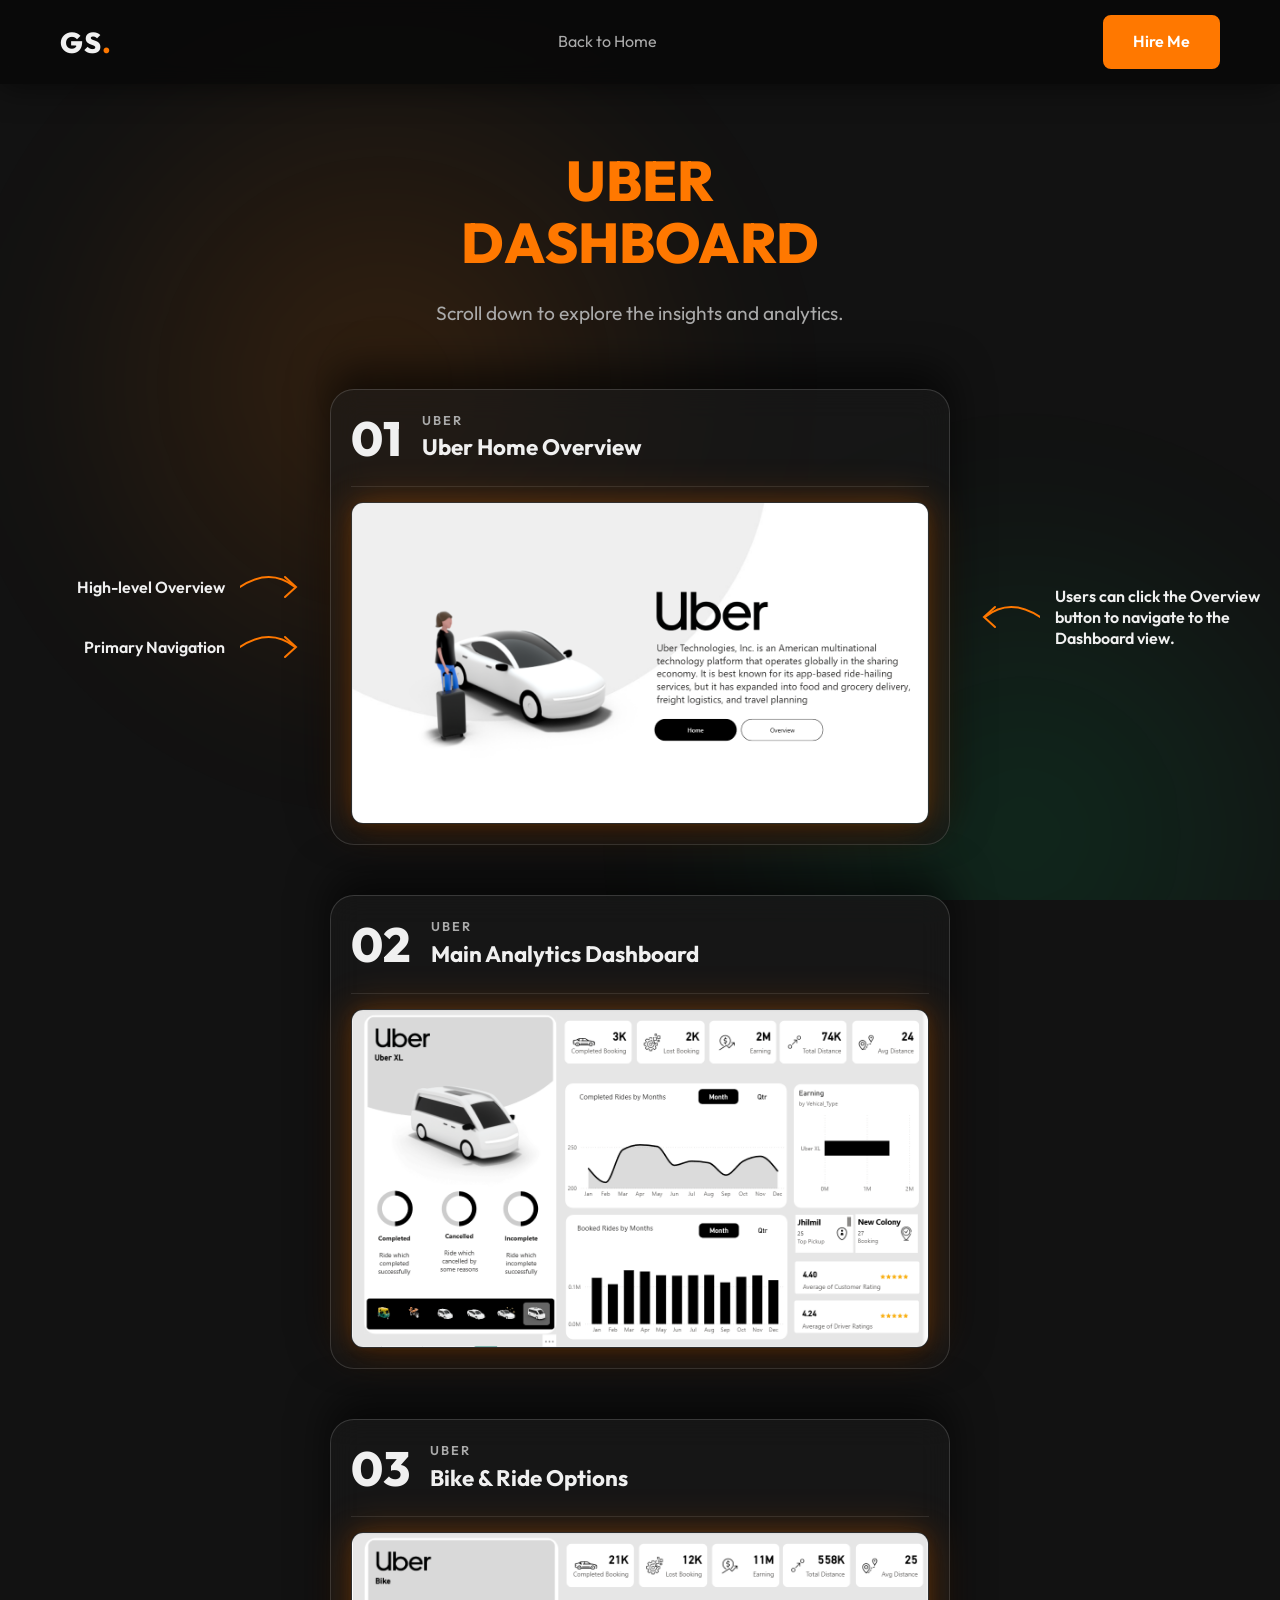
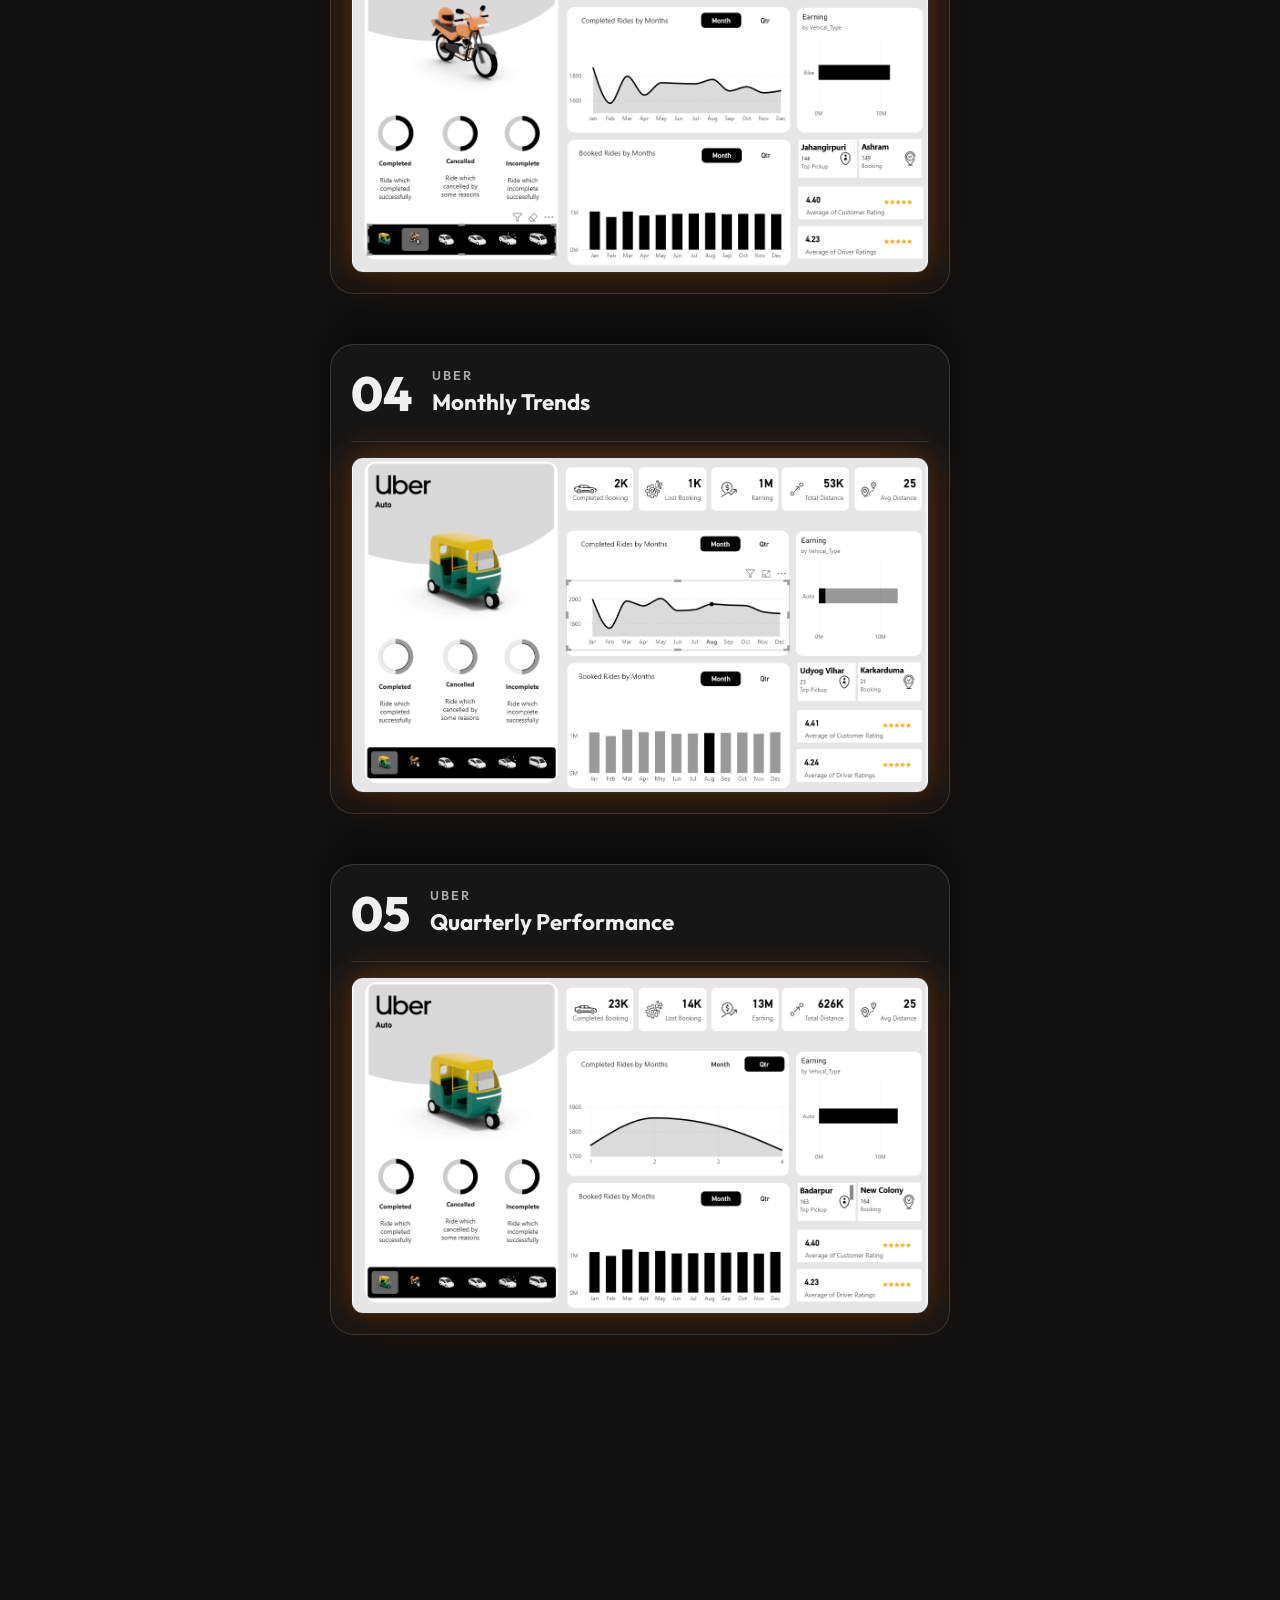
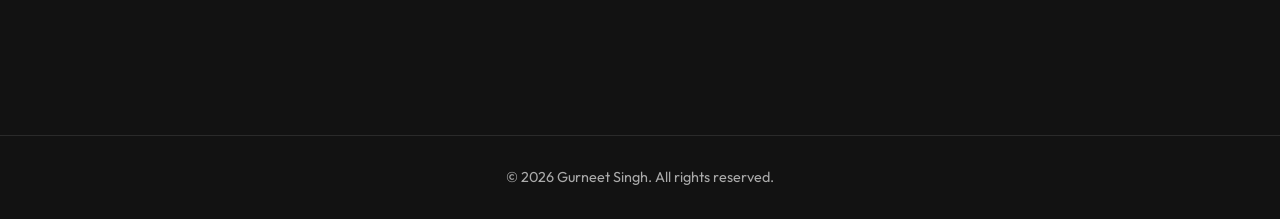
<file: dashboard.html>
<!DOCTYPE html>
<html lang="en">

<head>
    <meta charset="UTF-8">
    <meta name="viewport" content="width=device-width, initial-scale=1.0">
    <title>Uber Dashboard | Gurneet Singh</title>
    <!-- Google Fonts -->
    <link href="https://fonts.googleapis.com/css2?family=Outfit:wght@300;400;600;800&display=swap" rel="stylesheet">
    <!-- Font Awesome -->
    <link rel="stylesheet" href="https://cdnjs.cloudflare.com/ajax/libs/font-awesome/6.4.0/css/all.min.css">
    <!-- AOS CSS -->
    <link href="https://unpkg.com/aos@2.3.1/dist/aos.css" rel="stylesheet">
    <!-- Custom CSS -->
    <link rel="stylesheet" href="style.css">
    <link rel="stylesheet" href="dashboard.css">
</head>

<body>
    <!-- Background Animation -->
    <div class="bg-animation">
        <div class="glow-orb"></div>
        <div class="glow-orb" style="left: 50%; top: 50%;"></div>
    </div>

    <!-- Navigation -->
    <nav id="navbar" class="scrolled">
        <div class="nav-container">
            <div class="logo">GS<span>.</span></div>
            <ul class="nav-links">
                <li><a href="index.html">Back to Home</a></li>
            </ul>
            <a href="index.html#contact" class="btn btn-primary">Hire Me</a>
        </div>
    </nav>

    <!-- Dashboard Content -->
    <section class="dashboard-hero">
        <div class="section-container" style="text-align: center; padding-top: 150px;">
            <h1 class="main-heading" style="font-size: 3.5rem;">Uber <br>Dashboard</h1>
            <p class="intro-text">Scroll down to explore the insights and analytics.</p>
        </div>
    </section>

    <div class="stacking-container">
        <!-- SVG Definitions for Arrows to keep code clean -->
        <svg style="display:none;">
            <defs>
                <g id="arrow-right">
                    <path d="M 0,20 Q 30,0 55,20" fill="none" stroke="#FF7800" stroke-width="2"
                        stroke-linecap="round" />
                    <path d="M 45,10 L 56,20 L 45,30" fill="none" stroke="#FF7800" stroke-width="2"
                        stroke-linecap="round" />
                </g>
                <g id="arrow-left">
                    <path d="M 60,20 Q 30,0 5,20" fill="none" stroke="#FF7800" stroke-width="2"
                        stroke-linecap="round" />
                    <path d="M 15,10 L 4,20 L 15,30" fill="none" stroke="#FF7800" stroke-width="2"
                        stroke-linecap="round" />
                </g>
            </defs>
        </svg>

        <!-- Card 1 -->
        <div class="stacking-card" id="card1">
            <div class="card-layout">
                <div class="desc-side desc-left">
                    <div class="desc-point" data-aos="fade-right" data-aos-mirror="true">
                        <p>High-level Overview</p>
                        <svg>
                            <use href="#arrow-right" />
                        </svg>
                    </div>
                    <div class="desc-point" data-aos="fade-right" data-aos-delay="100" data-aos-mirror="true">
                        <p>Primary Navigation</p>
                        <svg>
                            <use href="#arrow-right" />
                        </svg>
                    </div>
                </div>
                <div class="card-main">
                    <div class="card-header">
                        <h2>01</h2>
                        <div class="card-title-group">
                            <span class="client-label">UBER</span>
                            <h3>Uber Home Overview</h3>
                        </div>
                    </div>
                    <div class="img-wrapper">
                        <img src="ScreenShots/Uber Home.png" alt="Uber Home Overview">
                    </div>
                </div>
                <div class="desc-side desc-right">
                    <div class="desc-point" data-aos="fade-left" data-aos-mirror="true">
                        <svg>
                            <use href="#arrow-left" />
                        </svg>
                        <p>Users can click the Overview button to navigate to the Dashboard view.</p>
                    </div>
                </div>
            </div>
        </div>

        <!-- Card 2 -->
        <div class="stacking-card" id="card2">
            <div class="card-layout">
                <div class="desc-side desc-left">
                    <div class="desc-point" data-aos="fade-right" data-aos-mirror="true">
                        <p>Critical Metrics</p>
                        <svg>
                            <use href="#arrow-right" />
                        </svg>
                    </div>
                    <div class="desc-point" data-aos="fade-right" data-aos-delay="100" data-aos-mirror="true">
                        <p>Daily Ride Volume</p>
                        <svg>
                            <use href="#arrow-right" />
                        </svg>
                    </div>
                </div>
                <div class="card-main">
                    <div class="card-header">
                        <h2>02</h2>
                        <div class="card-title-group">
                            <span class="client-label">UBER</span>
                            <h3>Main Analytics Dashboard</h3>
                        </div>
                    </div>
                    <div class="img-wrapper">
                        <img src="ScreenShots/Dashboard.png" alt="Main Analytics Dashboard">
                    </div>
                </div>
                <div class="desc-side desc-right">
                    <div class="desc-point" data-aos="fade-left" data-aos-mirror="true">
                        <svg>
                            <use href="#arrow-left" />
                        </svg>
                        <p>Revenue Trends Over Time</p>
                    </div>
                </div>
            </div>
        </div>

        <!-- Card 3 -->
        <div class="stacking-card" id="card3">
            <div class="card-layout">
                <div class="desc-side desc-left">
                    <div class="desc-point" data-aos="fade-right" data-aos-mirror="true">
                        <p>Ride Categories</p>
                        <svg>
                            <use href="#arrow-right" />
                        </svg>
                    </div>
                </div>
                <div class="card-main">
                    <div class="card-header">
                        <h2>03</h2>
                        <div class="card-title-group">
                            <span class="client-label">UBER</span>
                            <h3>Bike & Ride Options</h3>
                        </div>
                    </div>
                    <div class="img-wrapper">
                        <img src="ScreenShots/Bike.png" alt="Bike & Ride Options">
                    </div>
                </div>
                <div class="desc-side desc-right">
                    <div class="desc-point" data-aos="fade-left" data-aos-mirror="true">
                        <svg>
                            <use href="#arrow-left" />
                        </svg>
                        <p>Bike Usage & Preferences</p>
                    </div>
                    <div class="desc-point" data-aos="fade-left" data-aos-delay="100" data-aos-mirror="true">
                        <svg>
                            <use href="#arrow-left" />
                        </svg>
                        <p>Trip Distribution</p>
                    </div>
                </div>
            </div>
        </div>

        <!-- Card 4 -->
        <div class="stacking-card" id="card4">
            <div class="card-layout">
                <div class="desc-side desc-left">
                    <div class="desc-point" data-aos="fade-right" data-aos-mirror="true">
                        <p>Month-over-Month Data</p>
                        <svg>
                            <use href="#arrow-right" />
                        </svg>
                    </div>
                    <div class="desc-point" data-aos="fade-right" data-aos-delay="100" data-aos-mirror="true">
                        <p>Seasonal Changes</p>
                        <svg>
                            <use href="#arrow-right" />
                        </svg>
                    </div>
                </div>
                <div class="card-main">
                    <div class="card-header">
                        <h2>04</h2>
                        <div class="card-title-group">
                            <span class="client-label">UBER</span>
                            <h3>Monthly Trends</h3>
                        </div>
                    </div>
                    <div class="img-wrapper">
                        <img src="ScreenShots/Monthly.png" alt="Monthly Trends">
                    </div>
                </div>
                <div class="desc-side desc-right">
                    <div class="desc-point" data-aos="fade-left" data-aos-mirror="true">
                        <svg>
                            <use href="#arrow-left" />
                        </svg>
                        <p>Growth Patterns & Performance</p>
                    </div>
                </div>
            </div>
        </div>

        <!-- Card 5 -->
        <div class="stacking-card" id="card5">
            <div class="card-layout">
                <div class="desc-side desc-left">
                    <div class="desc-point" data-aos="fade-right" data-aos-mirror="true">
                        <p>Quarterly Breakdown</p>
                        <svg>
                            <use href="#arrow-right" />
                        </svg>
                    </div>
                </div>
                <div class="card-main">
                    <div class="card-header">
                        <h2>05</h2>
                        <div class="card-title-group">
                            <span class="client-label">UBER</span>
                            <h3>Quarterly Performance</h3>
                        </div>
                    </div>
                    <div class="img-wrapper">
                        <img src="ScreenShots/QTR.png" alt="Quarterly Performance">
                    </div>
                </div>
                <div class="desc-side desc-right">
                    <div class="desc-point" data-aos="fade-left" data-aos-mirror="true">
                        <svg>
                            <use href="#arrow-left" />
                        </svg>
                        <p>Long-Term Trends</p>
                    </div>
                    <div class="desc-point" data-aos="fade-left" data-aos-delay="100" data-aos-mirror="true">
                        <svg>
                            <use href="#arrow-left" />
                        </svg>
                        <p>Financial Goals & YTD Growth</p>
                    </div>
                </div>
            </div>
        </div>
    </div>

    <footer style="margin-top: 100px;">
        <p>&copy; 2026 Gurneet Singh. All rights reserved.</p>
    </footer>

    <!-- AOS JS -->
    <script src="https://unpkg.com/aos@2.3.1/dist/aos.js"></script>
    <script>
        AOS.init({
            duration: 800,
            easing: 'ease-in-out',
            once: false,
            mirror: true,
            offset: 50
        });

        // Script to fade out previous descriptions when scrolling down to the next card
        document.addEventListener('DOMContentLoaded', () => {
            const cards = document.querySelectorAll('.stacking-card');
            const stickyTops = [100, 130, 160, 190, 220]; // Sticky tops defined in CSS

            window.addEventListener('scroll', () => {
                cards.forEach((card, index) => {
                    const nextCard = cards[index + 1];
                    const descSides = card.querySelectorAll('.desc-side');

                    if (nextCard) {
                        const nextRect = nextCard.getBoundingClientRect();
                        // If the next card is within 150px of its sticky position, 
                        // start fading out the current card's descriptions.
                        if (nextRect.top <= stickyTops[index + 1] + 150) {
                            descSides.forEach(desc => {
                                desc.style.opacity = '0';
                                desc.style.pointerEvents = 'none';
                                desc.style.transform = 'scale(0.95)';
                            });
                        } else {
                            descSides.forEach(desc => {
                                desc.style.opacity = '1';
                                desc.style.pointerEvents = 'auto';
                                desc.style.transform = 'scale(1)';
                            });
                        }
                    }
                });
            });
        });
    </script>
</body>

</html>
</file>
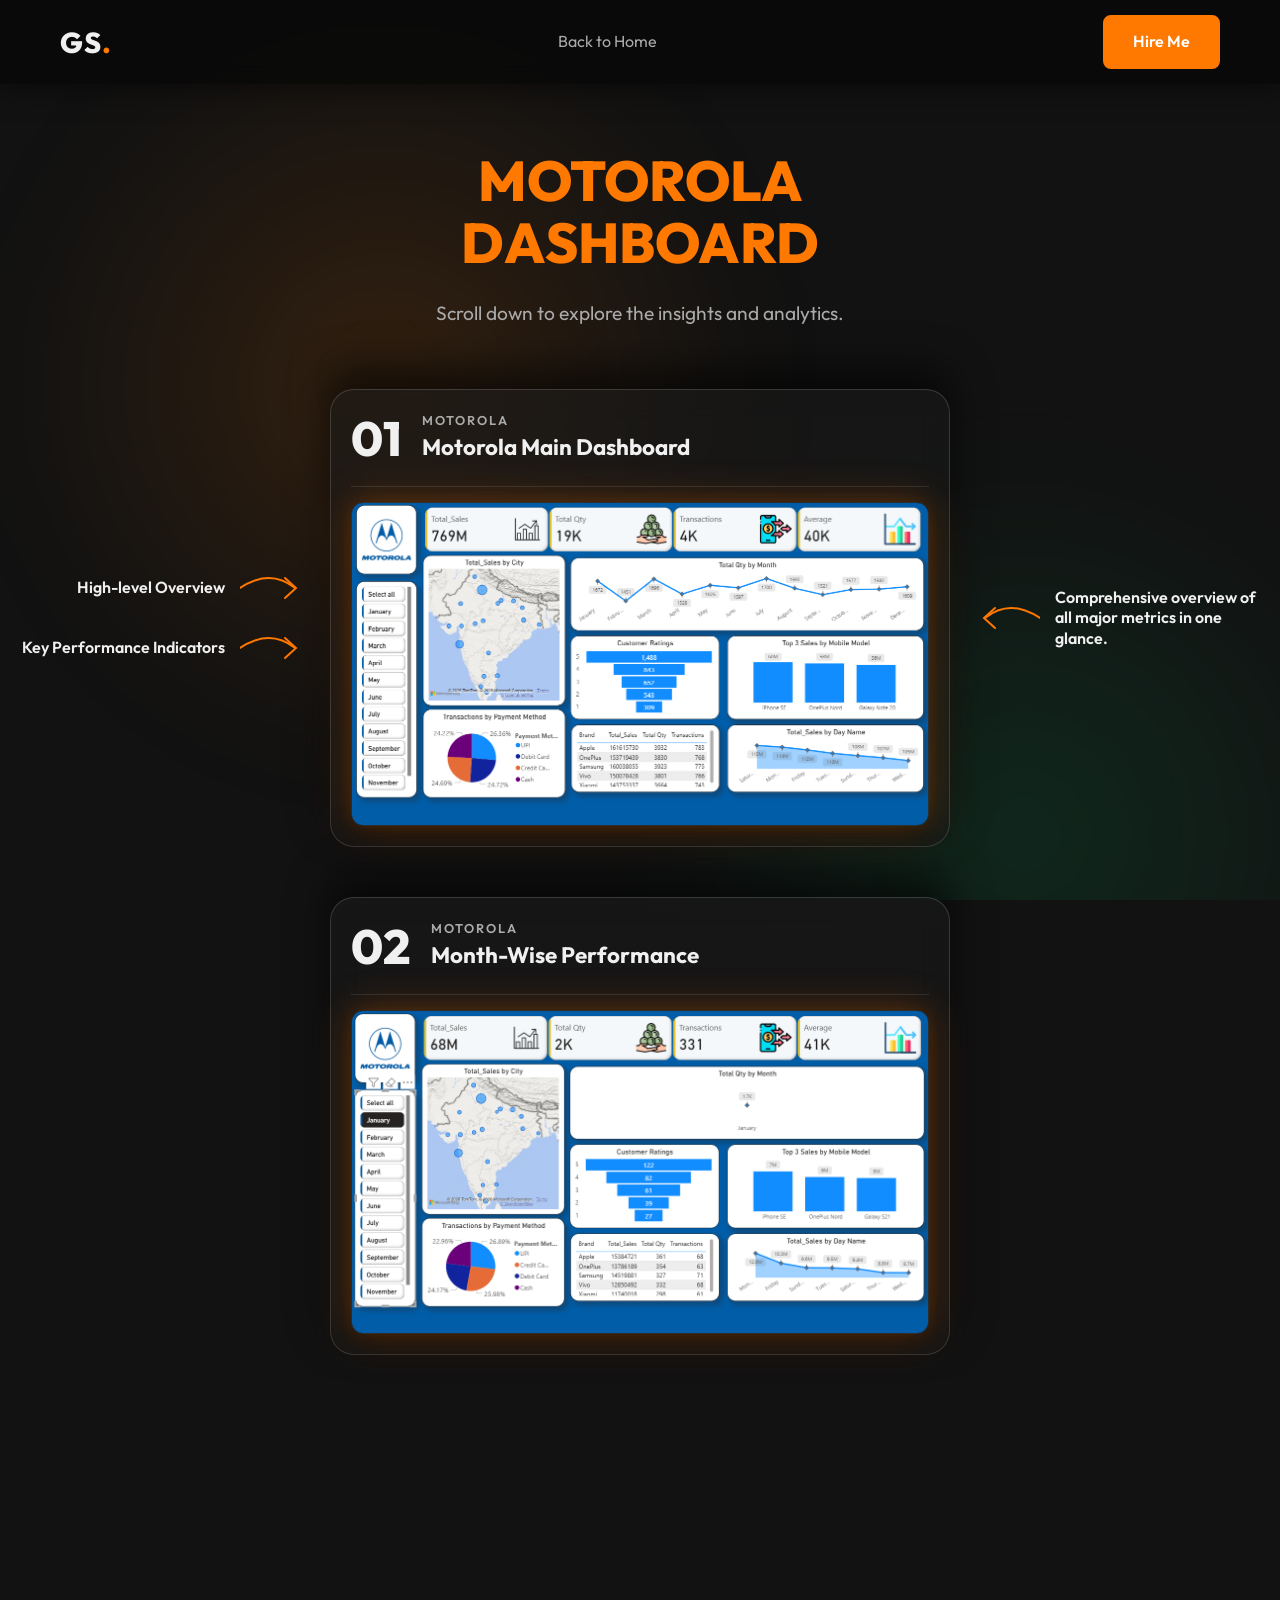
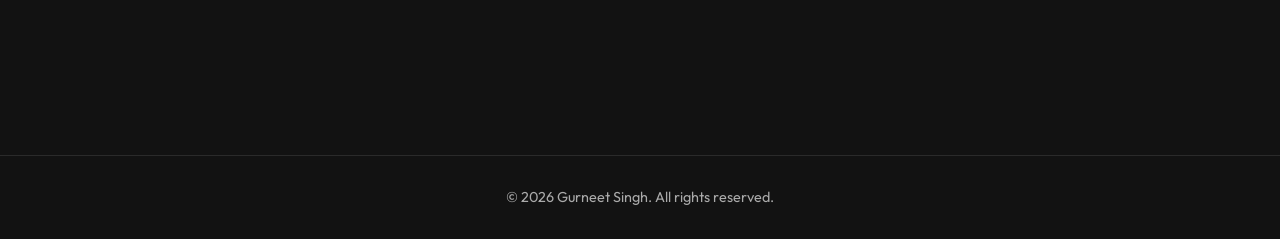
<file: motorola-dashboard.html>
<!DOCTYPE html>
<html lang="en">

<head>
    <meta charset="UTF-8">
    <meta name="viewport" content="width=device-width, initial-scale=1.0">
    <title>Motorola Dashboard | Gurneet Singh</title>
    <!-- Google Fonts -->
    <link href="https://fonts.googleapis.com/css2?family=Outfit:wght@300;400;600;800&display=swap" rel="stylesheet">
    <!-- Font Awesome -->
    <link rel="stylesheet" href="https://cdnjs.cloudflare.com/ajax/libs/font-awesome/6.4.0/css/all.min.css">
    <!-- AOS CSS -->
    <link href="https://unpkg.com/aos@2.3.1/dist/aos.css" rel="stylesheet">
    <!-- Custom CSS -->
    <link rel="stylesheet" href="style.css">
    <link rel="stylesheet" href="dashboard.css">
</head>

<body>
    <!-- Background Animation -->
    <div class="bg-animation">
        <div class="glow-orb"></div>
        <div class="glow-orb" style="left: 50%; top: 50%;"></div>
    </div>

    <!-- Navigation -->
    <nav id="navbar" class="scrolled">
        <div class="nav-container">
            <div class="logo">GS<span>.</span></div>
            <ul class="nav-links">
                <li><a href="index.html">Back to Home</a></li>
            </ul>
            <a href="index.html#contact" class="btn btn-primary">Hire Me</a>
        </div>
    </nav>

    <!-- Dashboard Content -->
    <section class="dashboard-hero">
        <div class="section-container" style="text-align: center; padding-top: 150px;">
            <h1 class="main-heading" style="font-size: 3.5rem;">Motorola <br>Dashboard</h1>
            <p class="intro-text">Scroll down to explore the insights and analytics.</p>
        </div>
    </section>

    <div class="stacking-container">
        <!-- SVG Definitions for Arrows to keep code clean -->
        <svg style="display:none;">
            <defs>
                <g id="arrow-right">
                    <path d="M 0,20 Q 30,0 55,20" fill="none" stroke="#FF7800" stroke-width="2"
                        stroke-linecap="round" />
                    <path d="M 45,10 L 56,20 L 45,30" fill="none" stroke="#FF7800" stroke-width="2"
                        stroke-linecap="round" />
                </g>
                <g id="arrow-left">
                    <path d="M 60,20 Q 30,0 5,20" fill="none" stroke="#FF7800" stroke-width="2"
                        stroke-linecap="round" />
                    <path d="M 15,10 L 4,20 L 15,30" fill="none" stroke="#FF7800" stroke-width="2"
                        stroke-linecap="round" />
                </g>
            </defs>
        </svg>

        <!-- Card 1 -->
        <div class="stacking-card" id="card1">
            <div class="card-layout">
                <div class="desc-side desc-left">
                    <div class="desc-point" data-aos="fade-right" data-aos-mirror="true">
                        <p>High-level Overview</p>
                        <svg>
                            <use href="#arrow-right" />
                        </svg>
                    </div>
                    <div class="desc-point" data-aos="fade-right" data-aos-delay="100" data-aos-mirror="true">
                        <p>Key Performance Indicators</p>
                        <svg>
                            <use href="#arrow-right" />
                        </svg>
                    </div>
                </div>
                <div class="card-main">
                    <div class="card-header">
                        <h2>01</h2>
                        <div class="card-title-group">
                            <span class="client-label">MOTOROLA</span>
                            <h3>Motorola Main Dashboard</h3>
                        </div>
                    </div>
                    <div class="img-wrapper">
                        <img src="ScreenShots/Matrola Dashboard.png" alt="Motorola Dashboard Overview">
                    </div>
                </div>
                <div class="desc-side desc-right">
                    <div class="desc-point" data-aos="fade-left" data-aos-mirror="true">
                        <svg>
                            <use href="#arrow-left" />
                        </svg>
                        <p>Comprehensive overview of all major metrics in one glance.</p>
                    </div>
                </div>
            </div>
        </div>

        <!-- Card 2 -->
        <div class="stacking-card" id="card2">
            <div class="card-layout">
                <div class="desc-side desc-left">
                    <div class="desc-point" data-aos="fade-right" data-aos-mirror="true">
                        <p>Monthly Analytics</p>
                        <svg>
                            <use href="#arrow-right" />
                        </svg>
                    </div>
                    <div class="desc-point" data-aos="fade-right" data-aos-delay="100" data-aos-mirror="true">
                        <p>Trend Analysis</p>
                        <svg>
                            <use href="#arrow-right" />
                        </svg>
                    </div>
                </div>
                <div class="card-main">
                    <div class="card-header">
                        <h2>02</h2>
                        <div class="card-title-group">
                            <span class="client-label">MOTOROLA</span>
                            <h3>Month-Wise Performance</h3>
                        </div>
                    </div>
                    <div class="img-wrapper">
                        <img src="ScreenShots/Month_vise.png" alt="Month-Wise Performance">
                    </div>
                </div>
                <div class="desc-side desc-right">
                    <div class="desc-point" data-aos="fade-left" data-aos-mirror="true">
                        <svg>
                            <use href="#arrow-left" />
                        </svg>
                        <p>Detailed month-over-month performance and insights.</p>
                    </div>
                </div>
            </div>
        </div>

    </div>

    <footer style="margin-top: 100px;">
        <p>&copy; 2026 Gurneet Singh. All rights reserved.</p>
    </footer>

    <!-- AOS JS -->
    <script src="https://unpkg.com/aos@2.3.1/dist/aos.js"></script>
    <script>
        AOS.init({
            duration: 800,
            easing: 'ease-in-out',
            once: false,
            mirror: true,
            offset: 50
        });

        // Script to fade out previous descriptions when scrolling down to the next card
        document.addEventListener('DOMContentLoaded', () => {
            const cards = document.querySelectorAll('.stacking-card');
            const stickyTops = [100, 130]; // Sticky tops defined in CSS

            window.addEventListener('scroll', () => {
                cards.forEach((card, index) => {
                    const nextCard = cards[index + 1];
                    const descSides = card.querySelectorAll('.desc-side');

                    if (nextCard) {
                        const nextRect = nextCard.getBoundingClientRect();
                        // If the next card is within 150px of its sticky position, 
                        // start fading out the current card's descriptions.
                        if (nextRect.top <= stickyTops[index + 1] + 150) {
                            descSides.forEach(desc => {
                                desc.style.opacity = '0';
                                desc.style.pointerEvents = 'none';
                                desc.style.transform = 'scale(0.95)';
                            });
                        } else {
                            descSides.forEach(desc => {
                                desc.style.opacity = '1';
                                desc.style.pointerEvents = 'auto';
                                desc.style.transform = 'scale(1)';
                            });
                        }
                    }
                });
            });
        });
    </script>
</body>

</html>
</file>
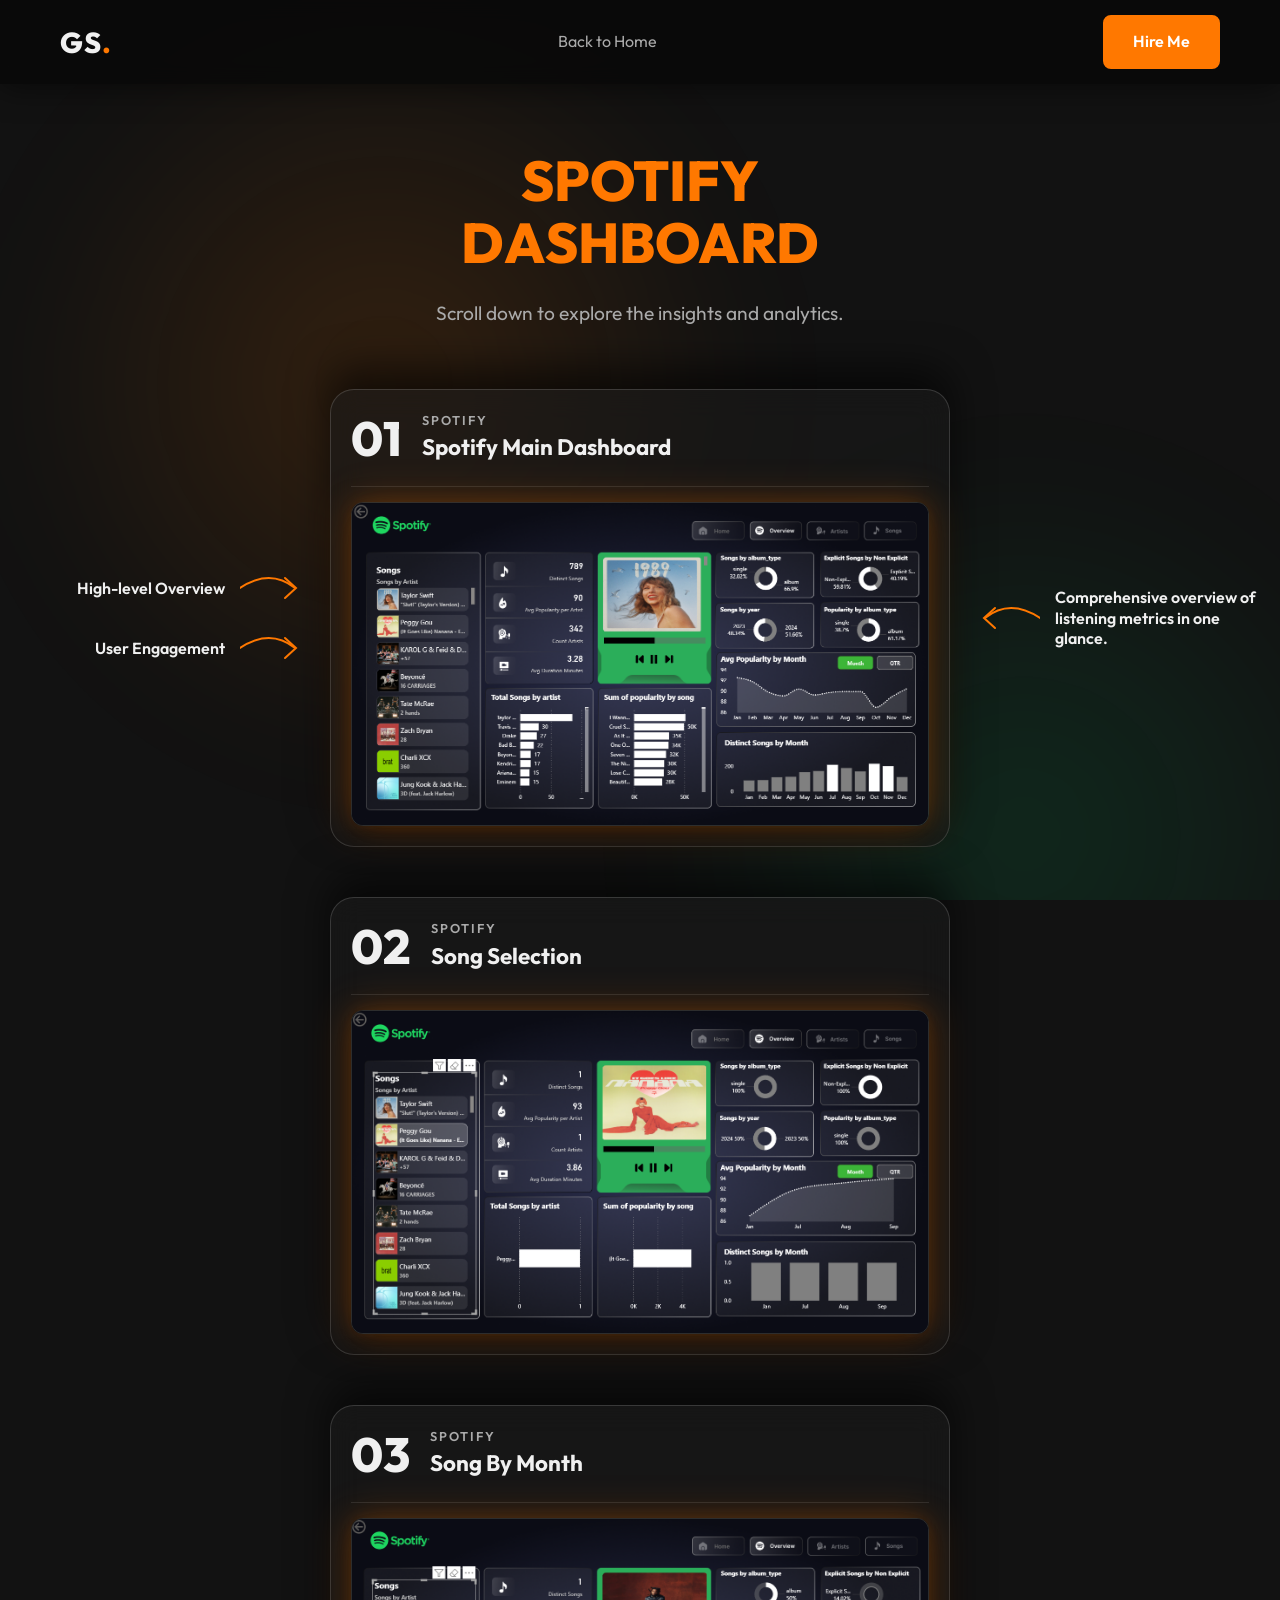
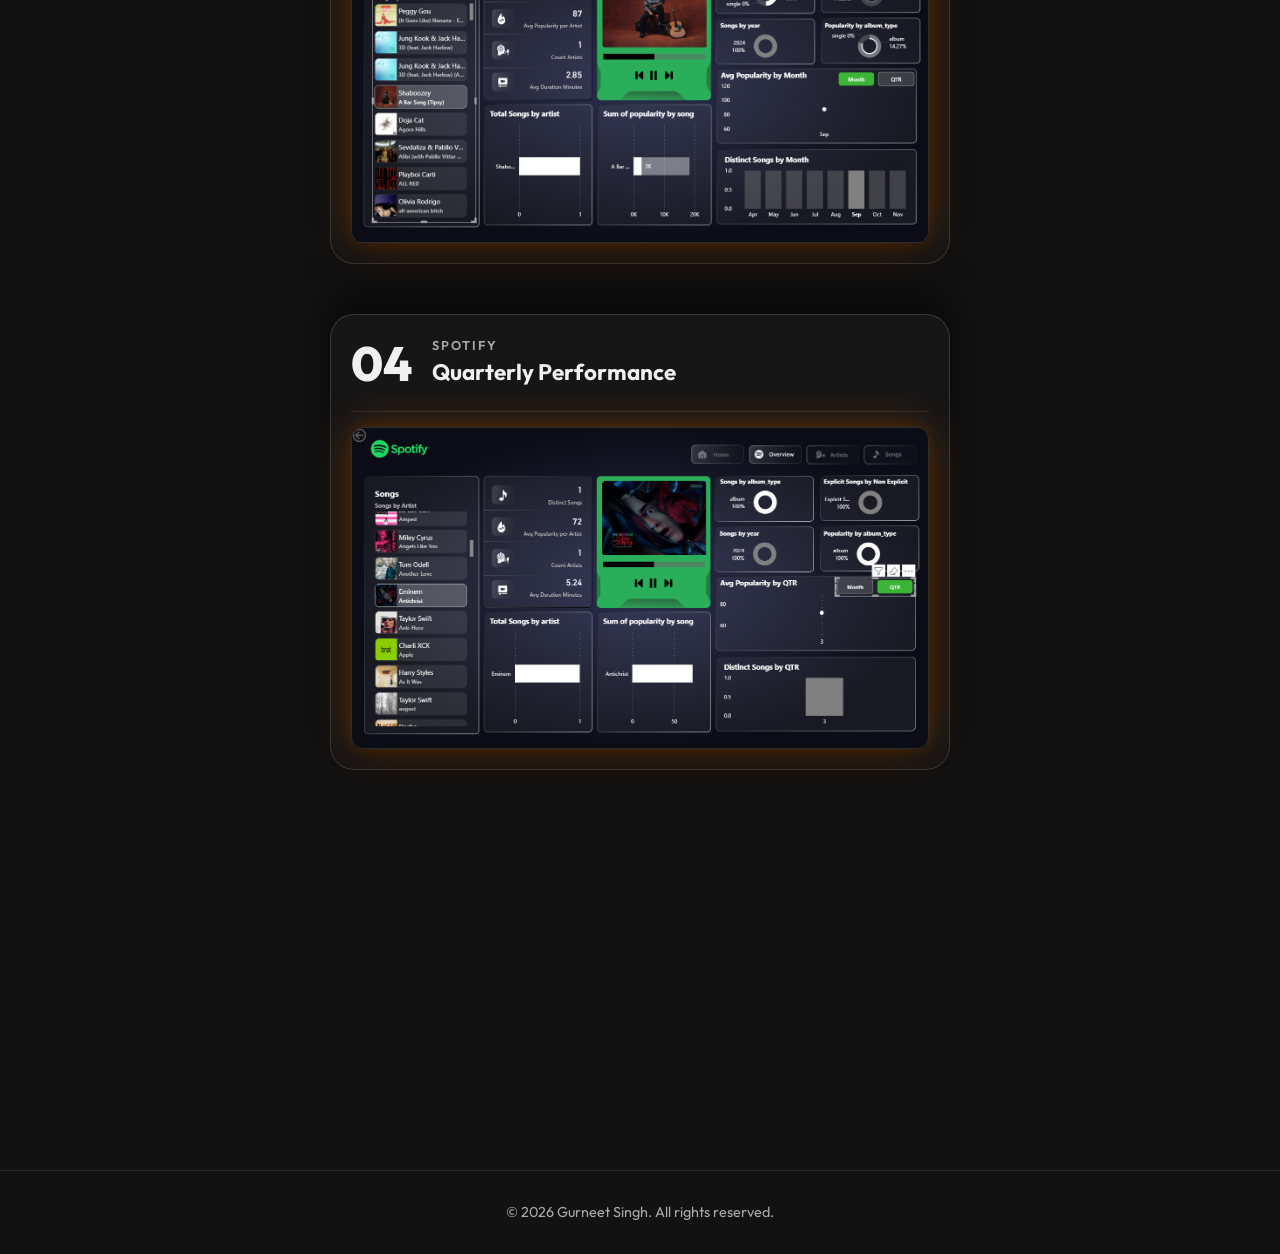
<file: spotify-dashboard.html>
<!DOCTYPE html>
<html lang="en">

<head>
    <meta charset="UTF-8">
    <meta name="viewport" content="width=device-width, initial-scale=1.0">
    <title>Spotify Dashboard | Gurneet Singh</title>
    <!-- Google Fonts -->
    <link href="https://fonts.googleapis.com/css2?family=Outfit:wght@300;400;600;800&display=swap" rel="stylesheet">
    <!-- Font Awesome -->
    <link rel="stylesheet" href="https://cdnjs.cloudflare.com/ajax/libs/font-awesome/6.4.0/css/all.min.css">
    <!-- AOS CSS -->
    <link href="https://unpkg.com/aos@2.3.1/dist/aos.css" rel="stylesheet">
    <!-- Custom CSS -->
    <link rel="stylesheet" href="style.css">
    <link rel="stylesheet" href="dashboard.css">
</head>

<body>
    <!-- Background Animation -->
    <div class="bg-animation">
        <div class="glow-orb"></div>
        <div class="glow-orb" style="left: 50%; top: 50%;"></div>
    </div>

    <!-- Navigation -->
    <nav id="navbar" class="scrolled">
        <div class="nav-container">
            <div class="logo">GS<span>.</span></div>
            <ul class="nav-links">
                <li><a href="index.html">Back to Home</a></li>
            </ul>
            <a href="index.html#contact" class="btn btn-primary">Hire Me</a>
        </div>
    </nav>

    <!-- Dashboard Content -->
    <section class="dashboard-hero">
        <div class="section-container" style="text-align: center; padding-top: 150px;">
            <h1 class="main-heading" style="font-size: 3.5rem;">Spotify <br>Dashboard</h1>
            <p class="intro-text">Scroll down to explore the insights and analytics.</p>
        </div>
    </section>

    <div class="stacking-container">
        <!-- SVG Definitions for Arrows to keep code clean -->
        <svg style="display:none;">
            <defs>
                <g id="arrow-right">
                    <path d="M 0,20 Q 30,0 55,20" fill="none" stroke="#FF7800" stroke-width="2"
                        stroke-linecap="round" />
                    <path d="M 45,10 L 56,20 L 45,30" fill="none" stroke="#FF7800" stroke-width="2"
                        stroke-linecap="round" />
                </g>
                <g id="arrow-left">
                    <path d="M 60,20 Q 30,0 5,20" fill="none" stroke="#FF7800" stroke-width="2"
                        stroke-linecap="round" />
                    <path d="M 15,10 L 4,20 L 15,30" fill="none" stroke="#FF7800" stroke-width="2"
                        stroke-linecap="round" />
                </g>
            </defs>
        </svg>

        <!-- Card 1 -->
        <div class="stacking-card" id="card1">
            <div class="card-layout">
                <div class="desc-side desc-left">
                    <div class="desc-point" data-aos="fade-right" data-aos-mirror="true">
                        <p>High-level Overview</p>
                        <svg>
                            <use href="#arrow-right" />
                        </svg>
                    </div>
                    <div class="desc-point" data-aos="fade-right" data-aos-delay="100" data-aos-mirror="true">
                        <p>User Engagement</p>
                        <svg>
                            <use href="#arrow-right" />
                        </svg>
                    </div>
                </div>
                <div class="card-main">
                    <div class="card-header">
                        <h2>01</h2>
                        <div class="card-title-group">
                            <span class="client-label">SPOTIFY</span>
                            <h3>Spotify Main Dashboard</h3>
                        </div>
                    </div>
                    <div class="img-wrapper">
                        <img src="ScreenShots/Spotify Dash.png" alt="Spotify Dashboard Overview">
                    </div>
                </div>
                <div class="desc-side desc-right">
                    <div class="desc-point" data-aos="fade-left" data-aos-mirror="true">
                        <svg>
                            <use href="#arrow-left" />
                        </svg>
                        <p>Comprehensive overview of listening metrics in one glance.</p>
                    </div>
                </div>
            </div>
        </div>

        <!-- Card 2 -->
        <div class="stacking-card" id="card2">
            <div class="card-layout">
                <div class="desc-side desc-left">
                    <div class="desc-point" data-aos="fade-right" data-aos-mirror="true">
                        <p>Track Preferences</p>
                        <svg>
                            <use href="#arrow-right" />
                        </svg>
                    </div>
                    <div class="desc-point" data-aos="fade-right" data-aos-delay="100" data-aos-mirror="true">
                        <p>Playlist Insights</p>
                        <svg>
                            <use href="#arrow-right" />
                        </svg>
                    </div>
                </div>
                <div class="card-main">
                    <div class="card-header">
                        <h2>02</h2>
                        <div class="card-title-group">
                            <span class="client-label">SPOTIFY</span>
                            <h3>Song Selection</h3>
                        </div>
                    </div>
                    <div class="img-wrapper">
                        <img src="ScreenShots/Song Selection.png" alt="Song Selection">
                    </div>
                </div>
                <div class="desc-side desc-right">
                    <div class="desc-point" data-aos="fade-left" data-aos-mirror="true">
                        <svg>
                            <use href="#arrow-left" />
                        </svg>
                        <p>Detailed analysis of user song selection and behavior.</p>
                    </div>
                </div>
            </div>
        </div>

        <!-- Card 3 -->
        <div class="stacking-card" id="card3">
            <div class="card-layout">
                <div class="desc-side desc-left">
                    <div class="desc-point" data-aos="fade-right" data-aos-mirror="true">
                        <p>Monthly Analytics</p>
                        <svg>
                            <use href="#arrow-right" />
                        </svg>
                    </div>
                </div>
                <div class="card-main">
                    <div class="card-header">
                        <h2>03</h2>
                        <div class="card-title-group">
                            <span class="client-label">SPOTIFY</span>
                            <h3>Song By Month</h3>
                        </div>
                    </div>
                    <div class="img-wrapper">
                        <img src="ScreenShots/Song by Month.png" alt="Song by Month">
                    </div>
                </div>
                <div class="desc-side desc-right">
                    <div class="desc-point" data-aos="fade-left" data-aos-mirror="true">
                        <svg>
                            <use href="#arrow-left" />
                        </svg>
                        <p>Tracking the most popular songs month-over-month.</p>
                    </div>
                    <div class="desc-point" data-aos="fade-left" data-aos-delay="100" data-aos-mirror="true">
                        <svg>
                            <use href="#arrow-left" />
                        </svg>
                        <p>Growth Trends</p>
                    </div>
                </div>
            </div>
        </div>

        <!-- Card 4 -->
        <div class="stacking-card" id="card4">
            <div class="card-layout">
                <div class="desc-side desc-left">
                    <div class="desc-point" data-aos="fade-right" data-aos-mirror="true">
                        <p>Quarterly Breakdown</p>
                        <svg>
                            <use href="#arrow-right" />
                        </svg>
                    </div>
                    <div class="desc-point" data-aos="fade-right" data-aos-delay="100" data-aos-mirror="true">
                        <p>Seasonal Changes</p>
                        <svg>
                            <use href="#arrow-right" />
                        </svg>
                    </div>
                </div>
                <div class="card-main">
                    <div class="card-header">
                        <h2>04</h2>
                        <div class="card-title-group">
                            <span class="client-label">SPOTIFY</span>
                            <h3>Quarterly Performance</h3>
                        </div>
                    </div>
                    <div class="img-wrapper">
                        <img src="ScreenShots/QTR_Spotify.png" alt="Quarterly Spotify Performance">
                    </div>
                </div>
                <div class="desc-side desc-right">
                    <div class="desc-point" data-aos="fade-left" data-aos-mirror="true">
                        <svg>
                            <use href="#arrow-left" />
                        </svg>
                        <p>Long-term trends and quarterly listening performance.</p>
                    </div>
                </div>
            </div>
        </div>

    </div>

    <footer style="margin-top: 100px;">
        <p>&copy; 2026 Gurneet Singh. All rights reserved.</p>
    </footer>

    <!-- AOS JS -->
    <script src="https://unpkg.com/aos@2.3.1/dist/aos.js"></script>
    <script>
        AOS.init({
            duration: 800,
            easing: 'ease-in-out',
            once: false,
            mirror: true,
            offset: 50
        });

        // Script to fade out previous descriptions when scrolling down to the next card
        document.addEventListener('DOMContentLoaded', () => {
            const cards = document.querySelectorAll('.stacking-card');
            const stickyTops = [100, 130, 160, 190]; // Sticky tops defined in CSS for 4 cards

            window.addEventListener('scroll', () => {
                cards.forEach((card, index) => {
                    const nextCard = cards[index + 1];
                    const descSides = card.querySelectorAll('.desc-side');

                    if (nextCard) {
                        const nextRect = nextCard.getBoundingClientRect();
                        // If the next card is within 150px of its sticky position, 
                        // start fading out the current card's descriptions.
                        if (nextRect.top <= stickyTops[index + 1] + 150) {
                            descSides.forEach(desc => {
                                desc.style.opacity = '0';
                                desc.style.pointerEvents = 'none';
                                desc.style.transform = 'scale(0.95)';
                            });
                        } else {
                            descSides.forEach(desc => {
                                desc.style.opacity = '1';
                                desc.style.pointerEvents = 'auto';
                                desc.style.transform = 'scale(1)';
                            });
                        }
                    }
                });
            });
        });
    </script>
</body>

</html>
</file>
<file: style.css>
/* ==== VARIABLES ==== */
:root {
    --bg-dark: #121212;
    --bg-darker: #0a0a0a;
    --bg-card: rgba(25, 25, 25, 0.6);
    --accent-orange: #FF7800;
    --accent-orange-hover: #e06900;
    --text-main: #f0f0f0;
    --text-muted: #aaaaaa;
    --border-color: rgba(255, 255, 255, 0.1);
    --font-primary: 'Outfit', sans-serif;
    --transition: all 0.3s ease;
}

/* ==== RESET ==== */
* {
    margin: 0;
    padding: 0;
    box-sizing: border-box;
    scroll-behavior: smooth;
}

body {
    background-color: var(--bg-dark);
    color: var(--text-main);
    font-family: var(--font-primary);
    line-height: 1.6;
    overflow-x: hidden;
}

/* ==== LOADER ==== */
#loader {
    position: fixed;
    top: 0;
    left: 0;
    width: 100vw;
    height: 100vh;
    background-color: var(--bg-darker);
    display: flex;
    justify-content: center;
    align-items: center;
    z-index: 9999;
    transition: opacity 0.5s ease;
}

.spinner {
    width: 50px;
    height: 50px;
    border: 3px solid rgba(255, 120, 0, 0.3);
    border-radius: 50%;
    border-top-color: var(--accent-orange);
    animation: spin 1s ease-in-out infinite;
}

@keyframes spin {
    to { transform: rotate(360deg); }
}

/* ==== NAVBAR ==== */
#navbar {
    position: fixed;
    top: 0;
    width: 100%;
    padding: 20px 0;
    z-index: 1000;
    transition: var(--transition);
    background: transparent;
}

#navbar.scrolled {
    background: rgba(10, 10, 10, 0.95);
    backdrop-filter: blur(10px);
    padding: 15px 0;
    box-shadow: 0 4px 30px rgba(0, 0, 0, 0.5);
}

.nav-container {
    max-width: 1200px;
    margin: 0 auto;
    padding: 0 20px;
    display: flex;
    justify-content: space-between;
    align-items: center;
}

.logo {
    font-size: 1.8rem;
    font-weight: 800;
    color: var(--text-main);
    letter-spacing: 1px;
}

.logo span {
    color: var(--accent-orange);
}

.nav-links {
    list-style: none;
    display: flex;
    gap: 30px;
}

.nav-links a {
    color: var(--text-muted);
    text-decoration: none;
    font-size: 1rem;
    font-weight: 400;
    transition: var(--transition);
}

.nav-links a:hover {
    color: var(--accent-orange);
}

.menu-toggle {
    display: none;
    font-size: 1.5rem;
    cursor: pointer;
}

/* ==== BUTTONS ==== */
.btn {
    display: inline-block;
    padding: 12px 28px;
    border-radius: 8px;
    text-decoration: none;
    font-weight: 600;
    transition: var(--transition);
    cursor: pointer;
    font-size: 1rem;
}

.btn-primary {
    background-color: var(--accent-orange);
    color: #fff;
    border: 2px solid var(--accent-orange);
}

.btn-primary:hover {
    background-color: var(--accent-orange-hover);
    border-color: var(--accent-orange-hover);
    transform: translateY(-2px);
    box-shadow: 0 8px 20px rgba(255, 120, 0, 0.3);
}

.btn-outline {
    background-color: transparent;
    color: var(--text-main);
    border: 2px solid var(--border-color);
}

.btn-outline:hover {
    border-color: var(--accent-orange);
    color: var(--accent-orange);
    transform: translateY(-2px);
}

/* ==== HERO SECTION ==== */
.hero {
    min-height: 100vh;
    max-width: 1200px;
    margin: 0 auto;
    padding: 120px 20px 60px;
    display: flex;
    align-items: center;
    justify-content: space-between;
}

.hero-content {
    flex: 1;
    max-width: 600px;
}

.intro-text {
    font-size: 1.2rem;
    color: var(--text-muted);
    margin-bottom: 10px;
}

.intro-text .name {
    font-size: 1.8rem;
    color: var(--text-main);
    font-weight: 600;
}

.main-heading {
    font-size: 4.5rem;
    font-weight: 800;
    line-height: 1.1;
    color: var(--accent-orange);
    margin-bottom: 25px;
    text-transform: uppercase;
}

.social-icons {
    display: flex;
    gap: 15px;
    margin-bottom: 35px;
}

.social-icons a {
    display: flex;
    align-items: center;
    justify-content: center;
    width: 40px;
    height: 40px;
    border-radius: 50%;
    background: var(--bg-card);
    color: var(--text-muted);
    text-decoration: none;
    border: 1px solid var(--border-color);
    transition: var(--transition);
}

.social-icons a:hover {
    background: var(--accent-orange);
    color: #fff;
    border-color: var(--accent-orange);
    transform: translateY(-3px);
}

.hero-buttons {
    display: flex;
    gap: 15px;
    margin-bottom: 50px;
}

/* STATS */
.stats-container {
    display: flex;
    gap: 20px;
    background: var(--bg-card);
    padding: 20px;
    border-radius: 12px;
    border: 1px solid var(--border-color);
    backdrop-filter: blur(5px);
}

.stat-card {
    flex: 1;
    text-align: left;
    border-right: 1px solid var(--border-color);
    padding-right: 15px;
}

.stat-card:last-child {
    border-right: none;
    padding-right: 0;
}

.stat-card h3 {
    color: var(--accent-orange);
    font-size: 1.5rem;
    font-weight: 800;
    margin-bottom: 5px;
}

.stat-card p {
    color: var(--text-muted);
    font-size: 0.9rem;
    font-weight: 400;
}

/* HERO IMAGE */
.hero-image-wrapper {
    flex: 1;
    display: flex;
    justify-content: center;
    align-items: center;
    position: relative;
    max-width: 500px;
}

.hero-image-bg {
    position: absolute;
    width: 450px;
    height: 450px;
    background: linear-gradient(135deg, rgba(255,120,0,0.2) 0%, rgba(255,120,0,0) 70%);
    border-radius: 50%;
    z-index: -1;
    filter: blur(40px);
}

.hero-image {
    width: 400px;
    height: 500px;
    object-fit: cover;
    border-radius: 200px; /* Gives the tall oval pill shape */
    filter: grayscale(100%) contrast(1.1);
    box-shadow: 0 20px 50px rgba(0,0,0,0.5);
    border: 2px solid rgba(255, 120, 0, 0.1);
    background-color: #000;
    transition: var(--transition);
}

.hero-image:hover {
    filter: grayscale(0%);
    border-color: rgba(255, 120, 0, 0.3);
}

/* ==== SECTIONS COMMON ==== */
.section {
    padding: 100px 20px;
}

.section-container {
    max-width: 1200px;
    margin: 0 auto;
}

.section-title {
    font-size: 2.5rem;
    margin-bottom: 50px;
    text-align: center;
    font-weight: 800;
}

.section-title::after {
    content: '';
    display: block;
    width: 60px;
    height: 4px;
    background: var(--accent-orange);
    margin: 15px auto 0;
    border-radius: 2px;
}

/* ==== ABOUT ==== */
.about-content {
    max-width: 800px;
    margin: 0 auto;
    text-align: center;
    font-size: 1.1rem;
    color: var(--text-muted);
}
.about-content p {
    margin-bottom: 20px;
}

/* ==== SKILLS ==== */
.skills-grid {
    display: grid;
    grid-template-columns: repeat(auto-fit, minmax(200px, 1fr));
    gap: 30px;
}

.skill-card {
    background: var(--bg-card);
    padding: 30px 20px;
    border-radius: 12px;
    text-align: center;
    border: 1px solid var(--border-color);
    transition: var(--transition);
}

.skill-card:hover {
    transform: translateY(-10px);
    border-color: var(--accent-orange);
    box-shadow: 0 10px 30px rgba(255, 120, 0, 0.1);
}

.skill-card i {
    font-size: 2.5rem;
    color: var(--accent-orange);
    margin-bottom: 20px;
}

.skill-card h3 {
    font-size: 1.2rem;
    margin-bottom: 10px;
}

.skill-card p {
    font-size: 0.9rem;
    color: var(--text-muted);
}

/* ==== PROJECTS ==== */
.projects-grid {
    display: grid;
    grid-template-columns: repeat(auto-fit, minmax(350px, 1fr));
    gap: 40px;
}

.project-card {
    background: var(--bg-card);
    border-radius: 12px;
    overflow: hidden;
    border: 1px solid var(--border-color);
    transition: var(--transition);
}

.project-card:hover {
    transform: translateY(-10px);
    border-color: var(--accent-orange);
}

.project-img {
    position: relative;
    width: 100%;
    height: 250px;
    overflow: hidden;
}

.project-img img {
    width: 100%;
    height: 100%;
    object-fit: cover;
    transition: transform 0.5s ease;
}

.project-card:hover .project-img img {
    transform: scale(1.1);
}

.project-overlay {
    position: absolute;
    top: 0;
    left: 0;
    width: 100%;
    height: 100%;
    background: rgba(18, 18, 18, 0.8);
    display: flex;
    justify-content: center;
    align-items: center;
    opacity: 0;
    transition: var(--transition);
}

.project-card:hover .project-overlay {
    opacity: 1;
}

.project-info {
    padding: 25px;
}

.project-info h3 {
    font-size: 1.4rem;
    margin-bottom: 10px;
    color: var(--accent-orange);
}

.project-info p {
    color: var(--text-muted);
    font-size: 0.95rem;
}

/* ==== CONTACT ==== */
.contact-content {
    text-align: center;
    background: var(--bg-card);
    padding: 60px 20px;
    border-radius: 12px;
    border: 1px solid var(--border-color);
}
.contact-content p {
    font-size: 1.2rem;
    margin-bottom: 30px;
    color: var(--text-muted);
}

/* ==== FOOTER ==== */
footer {
    text-align: center;
    padding: 30px;
    border-top: 1px solid var(--border-color);
    color: var(--text-muted);
    font-size: 0.9rem;
}

/* ==== RESPONSIVE ==== */
@media (max-width: 992px) {
    .main-heading { font-size: 3.5rem; }
    .hero-image { width: 350px; height: 450px; }
}

@media (max-width: 768px) {
    .nav-links {
        display: none; 
    }
    .menu-toggle { display: block; }
    
    .hero {
        flex-direction: column-reverse;
        text-align: center;
        padding-top: 100px;
    }
    
    .hero-content { margin-top: 50px; }
    
    .social-icons, .hero-buttons, .stats-container {
        justify-content: center;
    }
    
    .stat-card {
        text-align: center;
    }
    
    .hero-image {
        width: 300px;
        height: 380px;
    }
}

/* ==== STATUS BADGE ==== */
.status-badge {
    display: inline-flex;
    align-items: center;
    gap: 8px;
    background: rgba(0, 255, 136, 0.1);
    border: 1px solid rgba(0, 255, 136, 0.3);
    padding: 6px 12px;
    border-radius: 50px;
    font-size: 0.85rem;
    font-weight: 600;
    color: #00ff88;
    margin-bottom: 20px;
}

.pulse-dot {
    width: 8px;
    height: 8px;
    background-color: #00ff88;
    border-radius: 50%;
    box-shadow: 0 0 8px #00ff88;
    animation: pulseDot 1.5s infinite alternate;
}

@keyframes pulseDot {
    0% { transform: scale(0.8); opacity: 0.5; box-shadow: 0 0 4px #00ff88; }
    100% { transform: scale(1.2); opacity: 1; box-shadow: 0 0 12px #00ff88, 0 0 20px #00ff88; }
}
</file>
<file: dashboard.css>
/* Dashboard Specific Styles */

/* Background Animation */
.bg-animation {
    position: fixed;
    top: 0; 
    left: 0; 
    width: 100vw; 
    height: 100vh;
    z-index: -1;
    overflow: hidden;
    background: var(--bg-dark);
}

.glow-orb {
    position: absolute;
    width: 60vw;
    height: 60vw;
    max-width: 800px;
    max-height: 800px;
    background: radial-gradient(circle, rgba(255, 120, 0, 0.15) 0%, rgba(255, 120, 0, 0) 70%);
    border-radius: 50%;
    filter: blur(60px);
    animation: moveOrb 20s infinite alternate ease-in-out;
}

.glow-orb:nth-child(2) {
    background: radial-gradient(circle, rgba(0, 255, 136, 0.1) 0%, rgba(0, 255, 136, 0) 70%);
    animation-delay: -10s;
    animation-duration: 25s;
}

@keyframes moveOrb {
    0% { transform: translate(-30%, -30%) scale(1); }
    100% { transform: translate(60vw, 60vh) scale(1.2); }
}

/* Stacking Cards Container */
.stacking-container {
    padding-top: 50px;
    padding-bottom: 250px; /* Extra space to scroll past the last card */
    display: flex;
    flex-direction: column;
    align-items: center;
    position: relative;
    max-width: 1400px;
    width: 100%;
    margin: 0 auto;
    padding-left: 20px;
    padding-right: 20px;
}

/* Individual Stacking Card */
.stacking-card {
    position: sticky;
    width: 100%;
    margin-bottom: 50px;
}

/* Sticky top offsets for overlapping */
#card1 { top: 100px; z-index: 10; }
#card2 { top: 130px; z-index: 20; }
#card3 { top: 160px; z-index: 30; }
#card4 { top: 190px; z-index: 40; }
#card5 { top: 220px; z-index: 50; }

/* Card Header */
.card-header {
    display: flex;
    align-items: center;
    gap: 20px;
    border-bottom: 1px solid rgba(255, 255, 255, 0.1);
    padding-bottom: 20px;
}

.card-header h2 {
    font-size: 3rem;
    font-weight: 800;
    color: var(--text-main);
    line-height: 1;
}

.card-title-group {
    display: flex;
    flex-direction: column;
}

.client-label {
    font-size: 0.8rem;
    letter-spacing: 2px;
    color: var(--text-muted);
    font-weight: 600;
}

.card-title-group h3 {
    font-size: 1.4rem;
    color: var(--text-main);
}

/* Image Wrapper and Authentic Glow */
.img-wrapper {
    width: 100%;
    border-radius: 12px;
    position: relative;
    max-height: 55vh;
    display: flex;
    justify-content: center;
    align-items: center;
}

.img-wrapper img {
    width: 100%;
    height: 100%;
    max-height: 55vh;
    object-fit: contain;
    display: block;
    border-radius: 12px;
    border: 1px solid rgba(255,255,255,0.1);
    /* Authentic Glow */
    box-shadow: 0 0 40px rgba(255, 120, 0, 0.3), 
                0 0 15px rgba(255, 120, 0, 0.1), 
                0 10px 30px rgba(0,0,0,0.5);
}

/* Card Layout */
.card-layout {
    display: grid;
    grid-template-columns: 280px 1fr 280px;
    gap: 30px;
    align-items: center;
}

.card-main {
    background: var(--bg-card);
    border: 1px solid rgba(255, 255, 255, 0.15);
    border-radius: 24px;
    padding: 20px;
    box-shadow: 0 -20px 40px rgba(0, 0, 0, 0.6);
    backdrop-filter: blur(15px);
    -webkit-backdrop-filter: blur(15px);
    display: flex;
    flex-direction: column;
    gap: 15px;
}

.desc-side {
    display: flex;
    flex-direction: column;
    gap: 20px;
    transition: opacity 0.5s ease, transform 0.5s ease;
}

.desc-point {
    background: transparent;
    padding: 0;
    font-size: 1rem;
    color: var(--text-main);
    display: flex;
    align-items: center;
    gap: 15px;
    transition: var(--transition);
}

.desc-point p {
    flex: 1;
    font-weight: 600;
    line-height: 1.3;
}

.desc-left .desc-point {
    text-align: right;
    justify-content: flex-end;
}

.desc-right .desc-point {
    text-align: left;
    justify-content: flex-start;
}

.desc-point svg {
    width: 60px;
    height: 40px;
    flex-shrink: 0;
}

/* Responsive */
@media (max-width: 1200px) {
    .card-layout {
        grid-template-columns: 200px 1fr 200px;
        gap: 20px;
    }
}

@media (max-width: 992px) {
    .card-layout {
        grid-template-columns: 1fr;
    }
    .card-main {
        grid-column: 1;
        grid-row: 1;
    }
    .desc-side {
        flex-direction: row;
        flex-wrap: wrap;
        justify-content: center;
    }
    .desc-left .desc-point, .desc-right .desc-point {
        text-align: center;
        flex-direction: column-reverse;
    }
    .desc-point svg {
        transform: rotate(90deg);
    }
    .desc-side {
        flex-direction: row;
        flex-wrap: wrap;
        justify-content: center;
    }
    .desc-point {
        flex: 1 1 45%;
    }
}

@media (max-width: 768px) {
    .card-header {
        flex-wrap: wrap;
    }
    .card-header h2 {
        font-size: 2rem;
    }
    .stacking-card {
        padding: 20px;
    }
    #card1 { top: 100px; }
    #card2 { top: 120px; }
    #card3 { top: 140px; }
    #card4 { top: 160px; }
    #card5 { top: 180px; }
}
</file>
